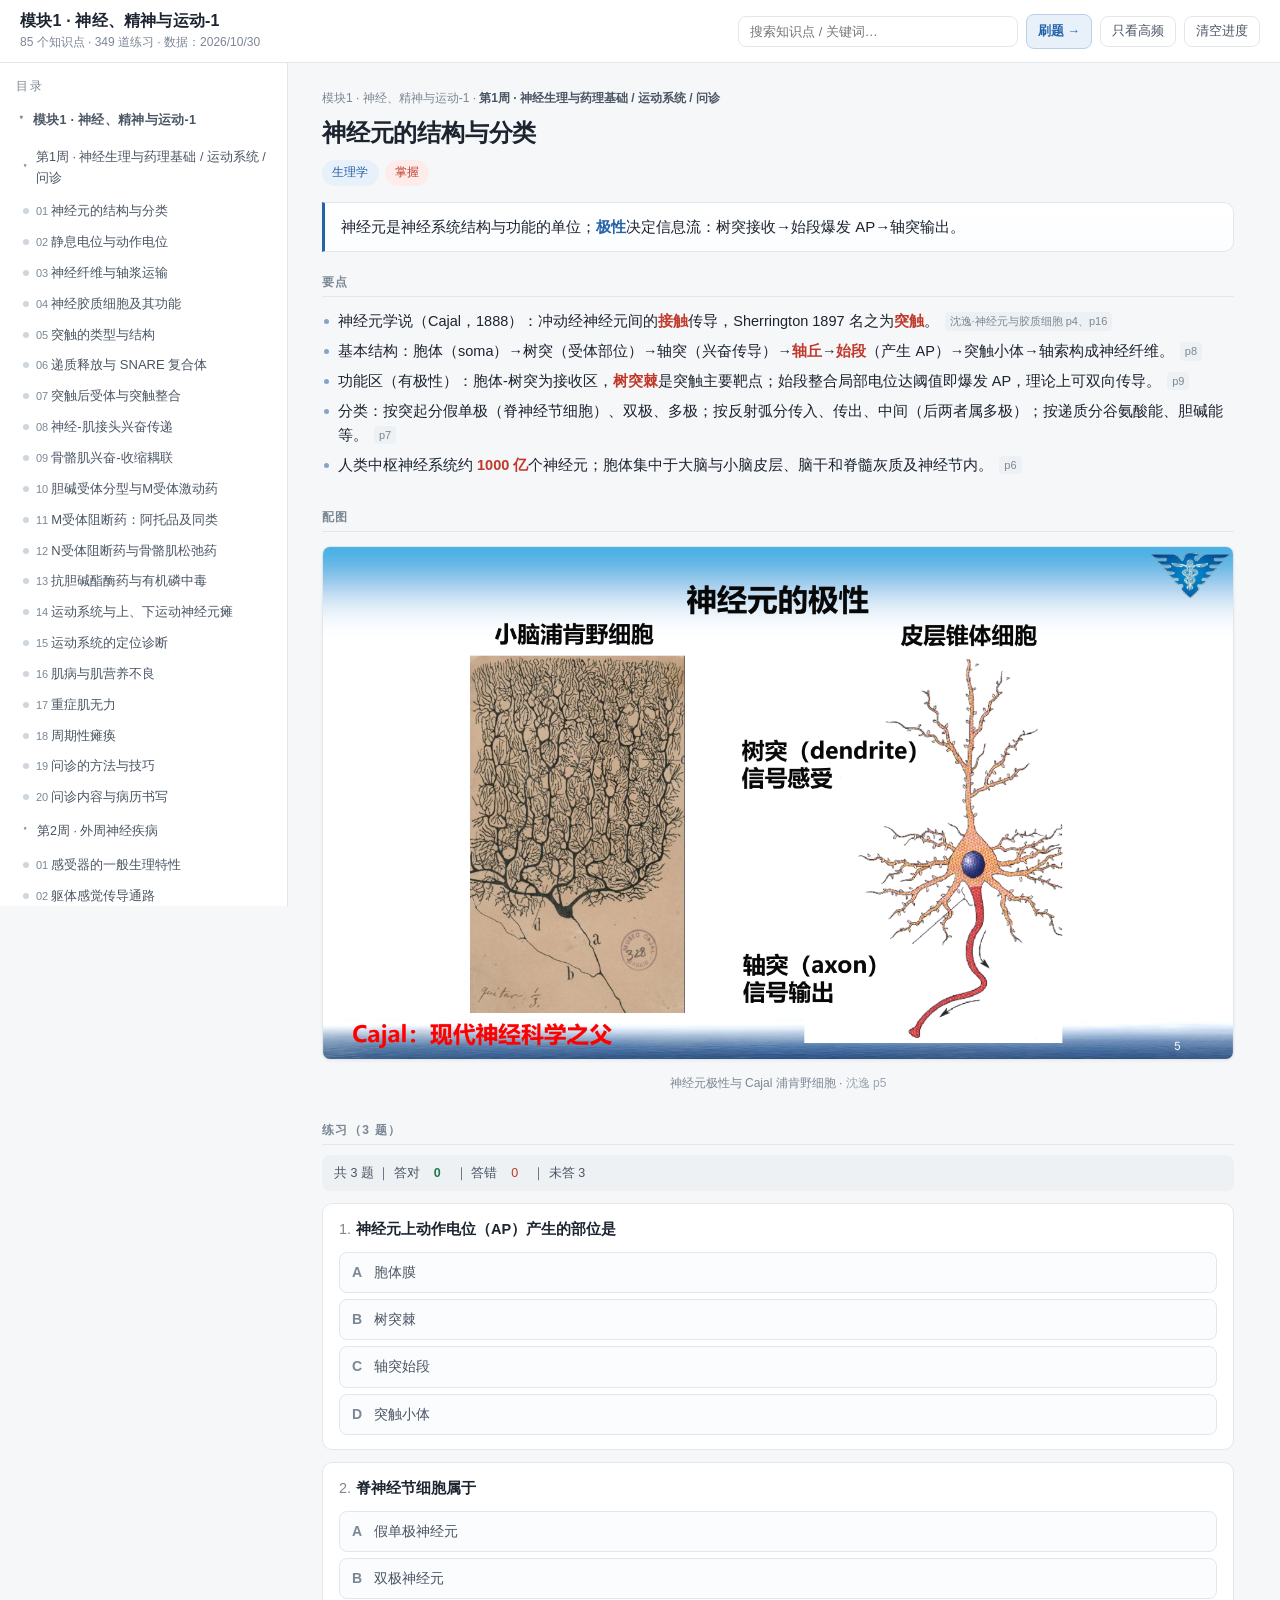
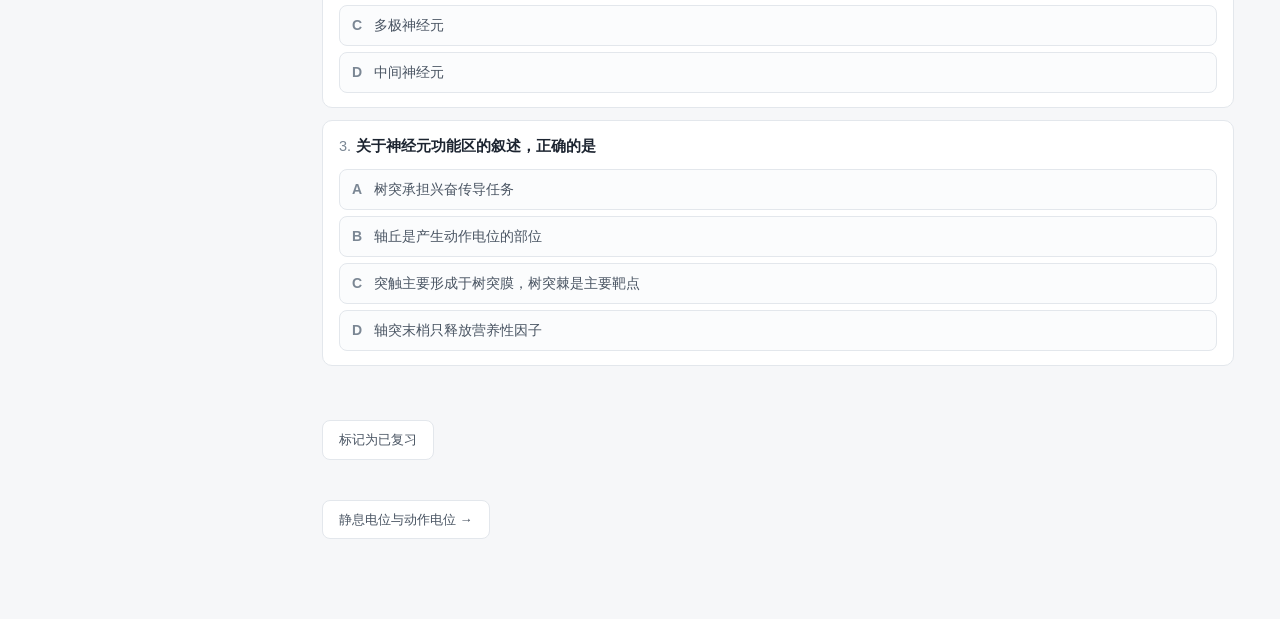
<file: index.html>
<!DOCTYPE html>
<html lang="zh-CN">
<head>
<meta charset="UTF-8">
<meta name="viewport" content="width=device-width, initial-scale=1">
<title>模块1 · 复习笔记</title>
<link rel="stylesheet" href="style.css">
</head>
<body>
<header class="top">
  <div class="brand">
    <h1>模块1 · 神经、精神与运动-1</h1>
    <div class="sub" id="meta"></div>
  </div>
  <div class="tools">
    <input id="q" type="search" placeholder="搜索知识点 / 关键词…" autocomplete="off">
    <a class="chip-btn" href="quiz.html" title="CMExam 题库 · 按人体系统归类">刷题 →</a>
    <button id="onlyHot" class="chip-btn" type="button">只看高频</button>
    <button id="resetProg" class="chip-btn" type="button">清空进度</button>
  </div>
</header>

<div class="layout">
  <aside class="side">
    <div class="side-head">目录</div>
    <nav id="tree"></nav>
    <div class="side-foot">
      <div class="prog"><span id="progText">0 / 0 已复习</span>
        <div class="bar"><i id="progBar"></i></div>
      </div>
    </div>
  </aside>

  <main id="main" class="content">
    <div class="empty">从左侧选择一个知识点；或直接搜索。</div>
  </main>
</div>

<div id="lightbox" class="lightbox" hidden><img alt=""><div class="lb-cap"></div></div>

<script src="data.js"></script>
<script src="app.js"></script>
</body>
</html>
</file>
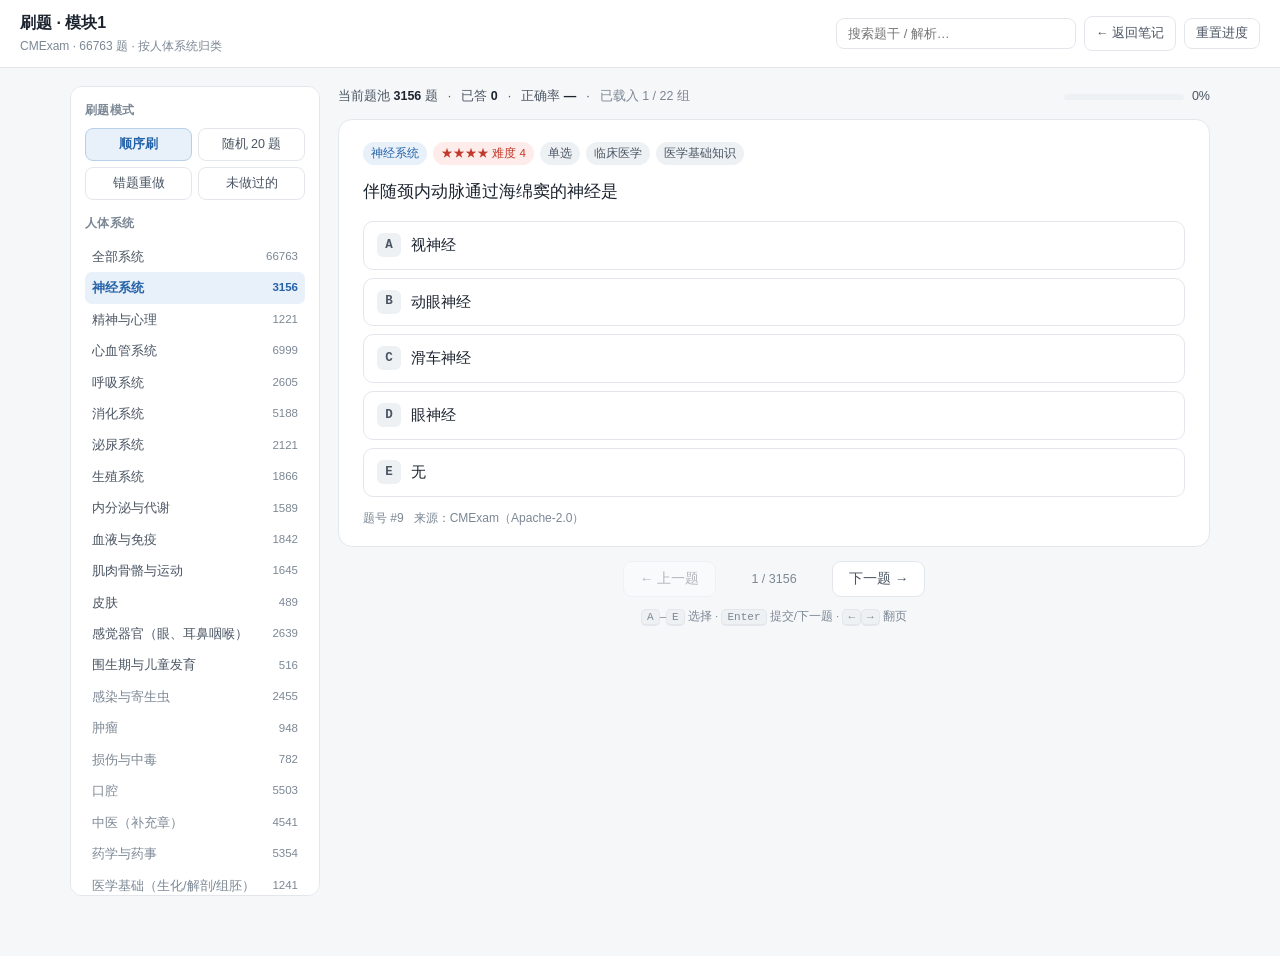
<file: quiz.html>
<!DOCTYPE html>
<html lang="zh-CN">
<head>
<meta charset="utf-8">
<meta name="viewport" content="width=device-width, initial-scale=1">
<title>刷题 · 模块1 神经精神与运动</title>
<link rel="stylesheet" href="quiz.css">
</head>
<body>
<header class="top">
  <div class="brand">
    <h1>刷题 · 模块1</h1>
    <div class="sub" id="src">CMExam 题库</div>
  </div>
  <div class="tools">
    <input id="q" type="search" placeholder="搜索题干 / 解析…">
    <a class="chip-btn" href="index.html">← 返回笔记</a>
    <button class="chip-btn" id="reset">重置进度</button>
  </div>
</header>

<div class="wrap">
  <aside class="side">
    <div class="sect">刷题模式</div>
    <div class="modes" id="modes">
      <button data-mode="seq" class="on">顺序刷</button>
      <button data-mode="rand">随机 20 题</button>
      <button data-mode="wrong">错题重做</button>
      <button data-mode="undone">未做过的</button>
    </div>

    <div class="sect">人体系统</div>
    <ul id="sysList"></ul>

    <div class="sect">难度（数据集自带）</div>
    <div class="chips" id="diffChips"></div>

    <div class="sect">题型</div>
    <div class="chips" id="typeChips"></div>
  </aside>

  <main class="main">
    <div class="bar">
      <span>当前题池 <b id="pool">0</b> 题</span>
      <span>·</span>
      <span>已答 <b id="done">0</b></span>
      <span>·</span>
      <span>正确率 <b id="acc">—</b></span>
      <span>·</span>
      <span id="loaded" class="loaded">载入中…</span>
      <span class="grow">
        <span class="prog"><i id="progBar"></i></span>
        <span id="progTxt">0%</span>
      </span>
    </div>
    <article class="card" id="card"></article>
    <div class="nav">
      <button id="prev">← 上一题</button>
      <span id="pos">—</span>
      <button id="next">下一题 →</button>
    </div>
    <div class="kbd"><kbd>A</kbd>–<kbd>E</kbd> 选择 · <kbd>Enter</kbd> 提交/下一题 · <kbd>←</kbd><kbd>→</kbd> 翻页</div>
  </main>
</div>

<script src="quiz-data.js"></script>
<script src="quiz.js"></script>
</body>
</html>
</file>
<file: style.css>
:root{
  --bg:#f6f7f9; --panel:#fff; --ink:#1c2430; --ink2:#4a5563; --ink3:#7b8794;
  --line:#e3e7ec; --accent:#2563a8; --accent-soft:#e8f0fa;
  --hot:#c0392b; --hot-soft:#fdecea; --ok:#1f7a4d; --ok-soft:#e7f5ee;
  --warn:#b7791f; --warn-soft:#fdf3e2; --gray-soft:#eef1f4;
  --mono:ui-monospace,SFMono-Regular,Menlo,Consolas,monospace;
}
*{box-sizing:border-box}
html,body{margin:0;padding:0}
body{
  font-family:-apple-system,BlinkMacSystemFont,"Segoe UI","PingFang SC","Microsoft YaHei","Hiragino Sans GB",sans-serif;
  background:var(--bg);color:var(--ink);font-size:15px;line-height:1.65;
  -webkit-font-smoothing:antialiased;
}
h1,h2,h3,h4{margin:0;font-weight:650;line-height:1.35}

/* ---------- 顶栏 ---------- */
.top{
  position:sticky;top:0;z-index:30;display:flex;align-items:center;gap:18px;
  padding:10px 20px;background:rgba(255,255,255,.92);backdrop-filter:blur(8px);
  border-bottom:1px solid var(--line);
}
.brand h1{font-size:16px;letter-spacing:.2px}
.brand .sub{font-size:12px;color:var(--ink3);margin-top:1px}
.tools{margin-left:auto;display:flex;gap:8px;align-items:center}
#q{
  width:280px;padding:7px 11px;border:1px solid var(--line);border-radius:8px;
  font-size:13px;background:#fff;outline:none;transition:.15s;
}
#q:focus{border-color:var(--accent);box-shadow:0 0 0 3px var(--accent-soft)}
.chip-btn{
  padding:6px 11px;border:1px solid var(--line);border-radius:8px;background:#fff;
  font-size:12.5px;color:var(--ink2);cursor:pointer;transition:.15s;white-space:nowrap;
}
.chip-btn:hover{border-color:#c9d3de;background:#fbfcfd}
.chip-btn.on{background:var(--hot-soft);border-color:#f0b7b0;color:var(--hot)}
a.chip-btn{display:inline-block;text-decoration:none;color:var(--accent);border-color:#b9cfe8;background:var(--accent-soft);font-weight:600}
a.chip-btn:hover{background:#dbe9f8;border-color:#9dbde0}

/* ---------- 布局 ---------- */
.layout{display:grid;grid-template-columns:288px minmax(0,1fr);min-height:calc(100vh - 57px)}
.side{
  position:sticky;top:57px;height:calc(100vh - 57px);overflow:auto;
  background:var(--panel);border-right:1px solid var(--line);display:flex;flex-direction:column;
}
.side-head{font-size:11.5px;letter-spacing:1.5px;color:var(--ink3);padding:14px 16px 6px;text-transform:uppercase}
#tree{flex:1;padding:0 8px 16px}
.mod{margin-bottom:2px}
.mod>button,.week>button{
  width:100%;display:flex;align-items:center;gap:7px;padding:8px 8px;border:0;background:none;
  font:inherit;font-size:13px;color:var(--ink);cursor:pointer;text-align:left;border-radius:7px;
}
.mod>button{font-weight:650;font-size:12.5px;color:var(--ink2);letter-spacing:.3px}
.mod>button:hover,.week>button:hover{background:var(--gray-soft)}
.week{margin-left:4px}
.week>button{color:var(--ink2);font-size:12.5px}
.tw{font-size:10px;color:var(--ink3);transition:.2s;display:inline-block;width:10px}
.tw.open{transform:rotate(90deg)}
.kp{
  display:block;width:100%;padding:6px 8px 6px 24px;border:0;background:none;font:inherit;
  font-size:13px;color:var(--ink2);text-align:left;cursor:pointer;border-radius:7px;
  line-height:1.45;position:relative;
}
.kp:hover{background:var(--gray-soft);color:var(--ink)}
.kp.active{background:var(--accent-soft);color:var(--accent);font-weight:600}
.kp .dot{
  position:absolute;left:11px;top:12px;width:6px;height:6px;border-radius:50%;
  background:#cfd6de;
}
.kp.done .dot{background:var(--ok)}
.kp .n{font-variant-numeric:tabular-nums;color:var(--ink3);font-size:11px;margin-right:3px}
.kp.hide{display:none}

.side-foot{border-top:1px solid var(--line);padding:10px 16px 14px;font-size:11.5px;color:var(--ink3)}
.bar{height:5px;background:var(--gray-soft);border-radius:3px;margin-top:6px;overflow:hidden}
.bar i{display:block;height:100%;width:0;background:var(--ok);border-radius:3px;transition:.3s}

/* ---------- 内容区 ---------- */
.content{padding:26px 34px 80px;max-width:980px}
.empty{color:var(--ink3);font-size:14px;padding:60px 0;text-align:center}

.crumb{font-size:12px;color:var(--ink3);margin-bottom:8px}
.crumb b{color:var(--ink2);font-weight:600}
h2.kpt{font-size:24px;letter-spacing:-.2px;margin-bottom:10px}
.tags{display:flex;flex-wrap:wrap;gap:6px;margin-bottom:16px}
.tag{
  font-size:11.5px;padding:2.5px 9px;border-radius:20px;border:1px solid transparent;
  letter-spacing:.2px;white-space:nowrap;
}
.tag.sub{background:var(--accent-soft);color:var(--accent)}
.tag.lv-掌握{background:var(--hot-soft);color:var(--hot)}
.tag.lv-熟悉{background:var(--warn-soft);color:var(--warn)}
.tag.lv-了解{background:var(--gray-soft);color:var(--ink3)}
.tag.lv-理解{background:#eef4fb;color:#2f6ea8}
.tag.hot{background:var(--hot);color:#fff;font-weight:600}

.one{
  background:linear-gradient(180deg,#fff,#fcfdff);border:1px solid var(--line);
  border-left:3px solid var(--accent);border-radius:0 10px 10px 0;padding:12px 16px;
  font-size:15px;color:var(--ink);margin-bottom:22px;
}
.one b{color:var(--accent)}

section.block{margin-bottom:28px}
section.block>h3{
  font-size:12px;letter-spacing:1.4px;color:var(--ink3);text-transform:uppercase;
  margin-bottom:10px;padding-bottom:6px;border-bottom:1px solid var(--line);
}
ul.pts{margin:0;padding:0;list-style:none}
ul.pts li{
  position:relative;padding:3px 0 3px 16px;font-size:14.5px;color:var(--ink);
}
ul.pts li::before{
  content:"";position:absolute;left:2px;top:12px;width:5px;height:5px;border-radius:50%;
  background:var(--accent);opacity:.55;
}
ul.pts li .src{
  display:inline-block;margin-left:6px;font-size:11px;color:var(--ink3);
  background:var(--gray-soft);border-radius:4px;padding:0 5px;vertical-align:1px;
  white-space:nowrap;
}
ul.pts li em{font-style:normal;color:var(--hot);font-weight:600}
ul.pts li code{font-family:var(--mono);font-size:12.5px;background:var(--gray-soft);padding:1px 4px;border-radius:3px}

figure{margin:14px 0;text-align:center}
figure img{
  max-width:100%;border:1px solid var(--line);border-radius:8px;background:#fff;
  cursor:zoom-in;box-shadow:0 1px 3px rgba(20,30,40,.06);
}
figcaption{font-size:12px;color:var(--ink3);margin-top:6px}

/* ---------- 练习 ---------- */
.quiz{margin-top:6px}
.q{
  border:1px solid var(--line);border-radius:10px;padding:14px 16px;margin-bottom:12px;background:#fff;
}
.q .qt{font-size:14.5px;font-weight:600;margin-bottom:10px}
.q .qt .no{color:var(--ink3);font-weight:500;margin-right:5px}
.opts{display:flex;flex-direction:column;gap:6px}
.opt{
  text-align:left;border:1px solid var(--line);background:#fbfcfd;border-radius:8px;
  padding:8px 12px;font:inherit;font-size:14px;color:var(--ink2);cursor:pointer;transition:.12s;
  display:flex;gap:8px;align-items:flex-start;
}
.opt:hover{border-color:#c9d3de;background:#fff}
.opt .k{color:var(--ink3);font-weight:600;min-width:14px}
.opt.pick-ok{background:var(--ok-soft);border-color:#a9d8bf}
.opt.pick-bad{background:var(--hot-soft);border-color:#f0b7b0}
.opt.reveal-ok{background:var(--ok-soft);border-color:#a9d8bf}
.ans{display:none;margin-top:10px;padding-top:10px;border-top:1px dashed var(--line);font-size:13.5px;color:var(--ink2)}
.ans.show{display:block}
.ans .why{margin-bottom:5px}
.ans .from{font-size:11.5px;color:var(--ink3)}
.q .qhead{display:flex;gap:8px;align-items:baseline}
.q .qhead .srcq{margin-left:auto;font-size:11px;color:var(--ink3);white-space:nowrap}

.score{
  font-size:12.5px;color:var(--ink2);background:var(--gray-soft);border-radius:8px;
  padding:8px 12px;margin-bottom:12px;display:flex;gap:14px;align-items:center;
}
.score b{color:var(--ok)}

.donebtn{
  margin-top:26px;padding:8px 16px;border-radius:8px;border:1px solid var(--line);
  background:#fff;font:inherit;font-size:13px;color:var(--ink2);cursor:pointer;
}
.donebtn:hover{border-color:#c9d3de}
.donebtn.on{background:var(--ok-soft);border-color:#a9d8bf;color:var(--ok);font-weight:600}

/* ---------- 对比表 ---------- */
.tblwrap{margin-bottom:18px;overflow-x:auto}
.tbltitle{font-size:13px;font-weight:600;color:var(--ink2);margin-bottom:6px}
table.cmp{border-collapse:collapse;width:100%;font-size:13px;background:#fff;line-height:1.5}
table.cmp th,table.cmp td{border:1px solid var(--line);padding:6px 9px;text-align:left;vertical-align:top}
table.cmp th{background:var(--accent-soft);color:var(--ink);font-weight:650;white-space:nowrap}
table.cmp tbody tr:nth-child(even){background:#fafbfd}
table.cmp td:first-child{font-weight:600;color:var(--ink);white-space:nowrap}
table.cmp em{font-style:normal;color:var(--hot);font-weight:600}
table.cmp code{font-family:var(--mono);font-size:12px;background:var(--gray-soft);padding:1px 4px;border-radius:3px}
.tblnote{font-size:12px;color:var(--ink2);margin-top:6px}
.tblfrom{font-size:11.5px;color:var(--ink3);margin-top:3px}

/* ---------- 图片放大 ---------- */
.lightbox{
  position:fixed;inset:0;background:rgba(14,20,28,.86);z-index:99;display:flex;
  align-items:center;justify-content:center;flex-direction:column;gap:10px;padding:24px;cursor:zoom-out;
}
/* 必须显式处理 hidden：作者样式的 display:flex 会盖掉 UA 的 [hidden]{display:none}，
   否则遮罩一进页面就常驻、点关闭也关不掉 */
.lightbox[hidden]{display:none}
.lightbox img{max-width:96vw;max-height:88vh;border-radius:6px}
.lb-cap{color:#cfd8e3;font-size:12.5px}

/* ---------- 打印 ---------- */
@media print{
  .top,.side,.lightbox{display:none!important}
  .layout{display:block}
  .content{max-width:none;padding:0}
  .q,.one{break-inside:avoid}
  .tblwrap{overflow:visible}
  table.cmp{font-size:11.5px;break-inside:avoid}
  table.cmp th,table.cmp td{padding:4px 6px}
  .ans{display:block!important}
}
@media (max-width:820px){
  .layout{grid-template-columns:1fr}
  .side{position:static;height:auto;border-right:0;border-bottom:1px solid var(--line)}
  .content{padding:18px}
  #q{width:150px}
}
</file>
<file: quiz.css>
﻿:root{
  --bg:#f6f7f9; --panel:#fff; --ink:#1c2430; --ink2:#4a5563; --ink3:#7b8794;
  --line:#e3e7ec; --accent:#2563a8; --accent-soft:#e8f0fa;
  --hot:#c0392b; --hot-soft:#fdecea; --ok:#1f7a4d; --ok-soft:#e7f5ee;
  --warn:#b7791f; --warn-soft:#fdf3e2; --gray-soft:#eef1f4;
  --mono:ui-monospace,SFMono-Regular,Menlo,Consolas,monospace;
}
*{box-sizing:border-box}
html,body{margin:0;padding:0}
body{
  font-family:-apple-system,BlinkMacSystemFont,"Segoe UI","PingFang SC","Microsoft YaHei","Hiragino Sans GB",sans-serif;
  background:var(--bg);color:var(--ink);font-size:15px;line-height:1.65;-webkit-font-smoothing:antialiased;
}
h1{margin:0;font-size:16px;font-weight:650}
a{color:var(--accent);text-decoration:none}

/* 顶栏 */
.top{position:sticky;top:0;z-index:30;display:flex;align-items:center;gap:18px;padding:10px 20px;
  background:rgba(255,255,255,.94);backdrop-filter:blur(8px);border-bottom:1px solid var(--line)}
.brand .sub{font-size:12px;color:var(--ink3);margin-top:1px}
.tools{margin-left:auto;display:flex;gap:8px;align-items:center}
#q{width:240px;padding:7px 11px;border:1px solid var(--line);border-radius:8px;font-size:13px;background:#fff;outline:none}
#q:focus{border-color:var(--accent);box-shadow:0 0 0 3px var(--accent-soft)}
.chip-btn{padding:6px 11px;border:1px solid var(--line);border-radius:8px;background:#fff;
  font-size:12.5px;color:var(--ink2);cursor:pointer;white-space:nowrap}
.chip-btn:hover{border-color:var(--accent);color:var(--accent)}

/* 布局 */
.wrap{display:grid;grid-template-columns:250px minmax(0,1fr);gap:18px;max-width:1180px;margin:0 auto;padding:18px 20px 60px}
@media(max-width:860px){.wrap{grid-template-columns:1fr}.side{order:2}}

/* 侧栏 */
.side{position:sticky;top:70px;align-self:start;background:var(--panel);border:1px solid var(--line);
  border-radius:12px;padding:14px 14px 16px;max-height:calc(100vh - 90px);overflow:auto}
.sect{font-size:12px;color:var(--ink3);font-weight:600;margin:14px 0 7px;letter-spacing:.3px}
.sect:first-child{margin-top:0}
.modes{display:grid;grid-template-columns:1fr 1fr;gap:6px}
.modes button{padding:7px 6px;border:1px solid var(--line);border-radius:8px;background:#fff;
  font-size:12.5px;color:var(--ink2);cursor:pointer}
.modes button.on{background:var(--accent-soft);border-color:#b9cfe8;color:var(--accent);font-weight:600}
#sysList{list-style:none;margin:0;padding:0;font-size:13px}
#sysList li{display:flex;align-items:center;gap:6px;padding:5px 7px;border-radius:7px;cursor:pointer;color:var(--ink2)}
#sysList li:hover{background:var(--gray-soft)}
#sysList li.on{background:var(--accent-soft);color:var(--accent);font-weight:600}
#sysList li .n{margin-left:auto;font-size:11.5px;color:var(--ink3);font-variant-numeric:tabular-nums}
#sysList li.on .n{color:var(--accent)}
#sysList li.cross{color:var(--ink3)}
#sysList li .sep{font-size:11px}
.chips{display:flex;flex-wrap:wrap;gap:5px}
.chips span{padding:4px 9px;border:1px solid var(--line);border-radius:999px;font-size:12px;
  color:var(--ink2);cursor:pointer;background:#fff}
.chips span.on{background:var(--accent);border-color:var(--accent);color:#fff}

/* 主区 */
.main{min-width:0}
.bar{display:flex;flex-wrap:wrap;gap:10px;align-items:center;font-size:12.5px;color:var(--ink2);margin-bottom:12px}
.bar b{color:var(--ink);font-variant-numeric:tabular-nums}
.bar .grow{margin-left:auto;display:flex;gap:8px;align-items:center}
.prog{width:120px;height:6px;background:var(--gray-soft);border-radius:99px;overflow:hidden}
.prog i{display:block;height:100%;background:var(--accent);width:0}

.card{background:var(--panel);border:1px solid var(--line);border-radius:14px;padding:22px 24px 18px;min-height:260px}
.qtag{display:flex;flex-wrap:wrap;gap:6px;margin-bottom:12px}
.tag{font-size:11.5px;padding:2px 8px;border-radius:999px;background:var(--gray-soft);color:var(--ink2)}
.tag.sys{background:var(--accent-soft);color:var(--accent)}
.tag.d1{background:#e7f5ee;color:#1f7a4d}
.tag.d2{background:#eef4e6;color:#4b7a1f}
.tag.d3{background:var(--warn-soft);color:var(--warn)}
.tag.d4,.tag.d5{background:var(--hot-soft);color:var(--hot)}
.tag.multi{background:#f3e9fb;color:#7a3fa8}
.qtext{font-size:16.5px;line-height:1.7;white-space:pre-wrap;margin:0 0 16px;font-weight:500}
.opts{list-style:none;margin:0;padding:0;display:grid;gap:8px}
.opts li{display:flex;gap:10px;align-items:flex-start;padding:11px 13px;border:1px solid var(--line);
  border-radius:10px;cursor:pointer;background:#fff;transition:.12s}
.opts li:hover{border-color:#b9cfe8;background:#fbfdff}
.opts li .k{flex:0 0 24px;height:24px;display:grid;place-items:center;border-radius:6px;
  background:var(--gray-soft);font-size:12.5px;font-weight:600;color:var(--ink2);font-family:var(--mono)}
.opts li.sel{border-color:var(--accent);background:var(--accent-soft)}
.opts li.sel .k{background:var(--accent);color:#fff}
.opts li.ok{border-color:var(--ok);background:var(--ok-soft)}
.opts li.ok .k{background:var(--ok);color:#fff}
.opts li.bad{border-color:var(--hot);background:var(--hot-soft)}
.opts li.bad .k{background:var(--hot);color:#fff}
.opts li.lock{cursor:default}
.opts li.lock:hover{border-color:var(--line);background:#fff}
.opts li.lock.ok:hover{border-color:var(--ok);background:var(--ok-soft)}
.opts li.lock.bad:hover{border-color:var(--hot);background:var(--hot-soft)}
.verdict{margin-top:16px;padding:12px 14px;border-radius:10px;font-size:13.5px;display:none}
.verdict.show{display:block}
.verdict.good{background:var(--ok-soft);color:#14573a;border:1px solid #c8e6d5}
.verdict.bad{background:var(--hot-soft);color:#8c2b20;border:1px solid #f4cfc9}
.verdict b{font-weight:700}
.exp{margin-top:8px;color:var(--ink2);font-size:13.5px;line-height:1.7;white-space:pre-wrap}
.exp .lab{color:var(--ink3);font-size:12px;margin-right:4px}
.meta{margin-top:12px;font-size:12px;color:var(--ink3);display:flex;flex-wrap:wrap;gap:10px}
.nav{display:flex;gap:10px;align-items:center;justify-content:center;margin-top:14px}
.nav button{padding:8px 16px;border:1px solid var(--line);border-radius:9px;background:#fff;cursor:pointer;
  font-size:13.5px;color:var(--ink2)}
.nav button:hover:not(:disabled){border-color:var(--accent);color:var(--accent)}
.nav button:disabled{opacity:.4;cursor:default}
#pos{font-size:12.5px;color:var(--ink3);font-variant-numeric:tabular-nums;min-width:96px;text-align:center}
.empty{color:var(--ink3);text-align:center;padding:60px 0;font-size:14px}
.submit{margin-top:14px;padding:9px 18px;border:none;border-radius:9px;background:var(--accent);color:#fff;
  font-size:14px;cursor:pointer;display:none}
.submit.show{display:inline-block}
.kbd{font-size:11.5px;color:var(--ink3);margin-top:10px;text-align:center}
kbd{font-family:var(--mono);font-size:11px;background:var(--gray-soft);border:1px solid var(--line);
  border-bottom-width:2px;border-radius:5px;padding:1px 5px}

.loaded{color:var(--ink3)}
</file>
